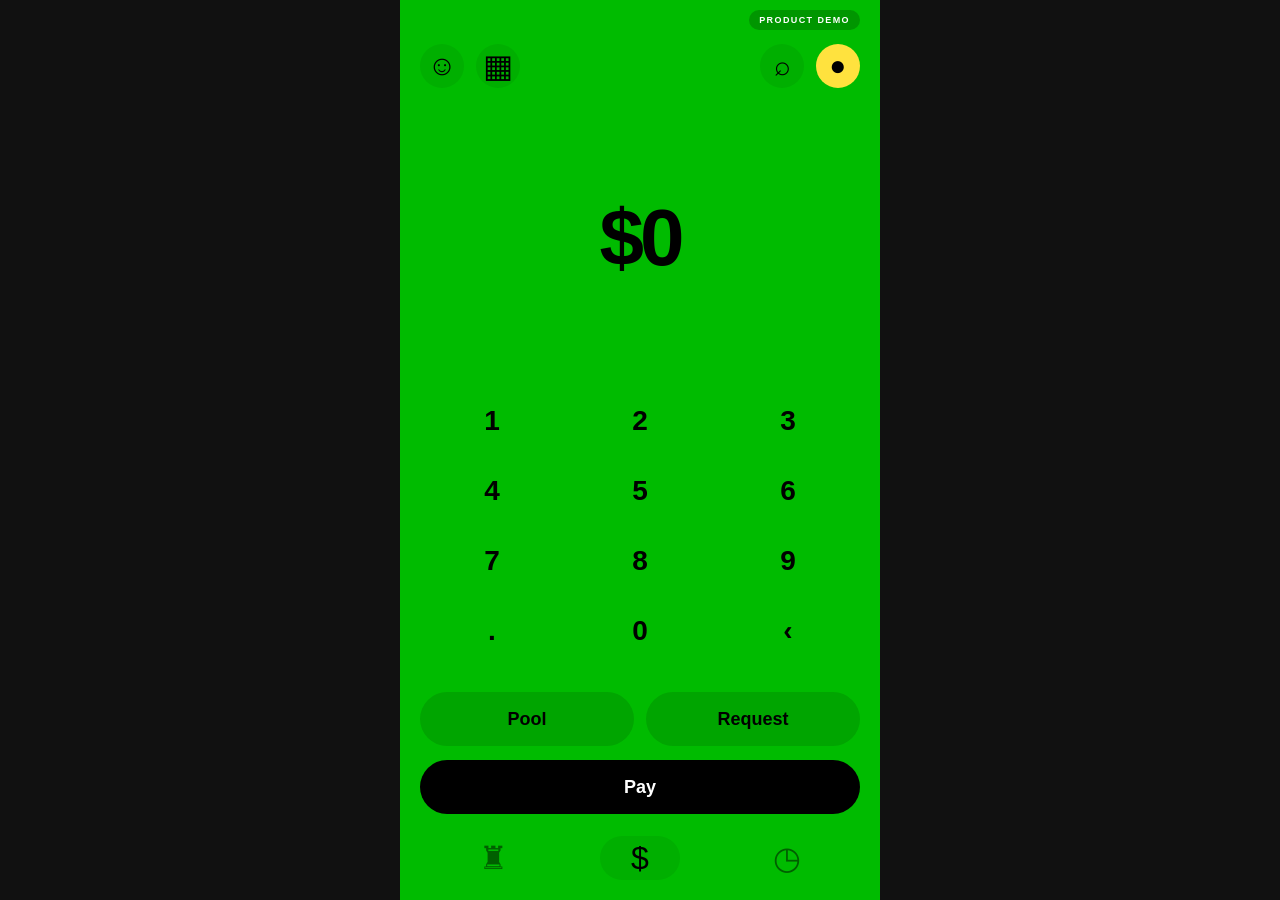
<file: index.html>
<!doctype html>
<html lang="en">
<head>
  <meta charset="utf-8">
  <meta name="viewport" content="width=device-width, initial-scale=1, viewport-fit=cover">
  <meta name="theme-color" content="#00bb00">
  <title>Cash Demo</title>
  <link rel="stylesheet" href="styles.css">
  <script src="config.js" defer></script>
  <script src="app.js" defer></script>
</head>
<body>
<main id="app">
  <div class="demo-badge">PRODUCT DEMO</div>
  <p id="message" role="status" hidden></p>
  <!-- SCREEN 1: green amount keypad -->
  <section id="screen-pay" class="screen green">
    <header class="toolbar"><button data-action="settings" aria-label="Demo settings" class="round">☺</button><button data-action="scan" aria-label="Scan code" class="round scan">▦</button><span class="spacer"></span><button data-action="recipient" aria-label="Search recipient" class="round">⌕</button><button data-action="settings" aria-label="Edit demo" class="round yellow">●</button></header>
    <output id="amount-display" aria-live="polite">$0</output>
    <div class="keypad" aria-label="Amount keypad"><button data-digit="1">1</button><button data-digit="2">2</button><button data-digit="3">3</button><button data-digit="4">4</button><button data-digit="5">5</button><button data-digit="6">6</button><button data-digit="7">7</button><button data-digit="8">8</button><button data-digit="9">9</button><button data-digit=".">.</button><button data-digit="0">0</button><button data-action="backspace" aria-label="Delete digit">‹</button></div>
    <div class="row"><button class="pill green-dark" data-action="pool">Pool</button><button class="pill green-dark" data-action="request">Request</button></div>
    <button class="pill black" data-action="pay">Pay</button>
    <nav aria-label="Main navigation"><button data-action="money" aria-label="Money">♜</button><button class="selected" data-action="home" aria-label="Pay">$</button><button data-action="activity" aria-label="Activity">◷</button></nav>
  </section>
  <!-- SCREEN 2: editable recipient search -->
  <section id="screen-recipient" class="screen dark" hidden>
    <button class="back" data-action="home" aria-label="Close">×</button>
    <h1><span class="action-label">Pay</span> <span class="amount-label"></span> <span class="muted">to</span></h1>
    <label class="sr-only" for="recipient-input">Recipient $cashtag</label><input id="recipient-input" class="search" placeholder="Name, $cashtag" autocomplete="off" maxlength="40">
    <button id="recipient-result" class="person" data-action="select-recipient" hidden><span class="avatar">A</span><span><strong id="result-name"></strong><small id="result-tag"></small></span><span class="chevron">›</span></button>
    <p class="hint">Enter any sample $cashtag for this demo.</p>
  </section>
  <!-- SCREEN 3: payment note -->
  <section id="screen-note" class="screen dark" hidden>
    <button class="back" data-action="recipient-back" aria-label="Back">←</button>
    <h1><span class="action-label">Pay</span> <span class="amount-label"></span> <span class="muted">to</span><br><span class="name-label"></span> <span class="muted">for</span></h1>
    <div class="note-row"><label class="sr-only" for="note-input">Payment note</label><input id="note-input" placeholder="Add a note" maxlength="200"><button class="pill white" data-action="review">Review</button></div>
  </section>
  <!-- SCREEN 4: review and custom cashtag artwork -->
  <section id="screen-review" class="screen dark" hidden>
    <button class="back" data-action="note" aria-label="Back">←</button><h2>Review</h2>
    <div class="review-content"><div class="review-amount amount-label"></div><p>To <strong class="name-label"></strong></p><p class="tag-label muted"></p><img id="review-artwork" alt="Custom cashtag artwork" hidden><p id="review-note"></p><button class="funding" data-action="funding"><span>Cash balance</span><span id="funding-balance"></span></button><p class="hint">Simulated payment · No money moves</p></div>
    <button id="confirm-payment" class="pill green" data-action="confirm">Pay</button>
  </section>
  <!-- SCREEN 5: requested failed-payment warning -->
  <section id="screen-failed" class="screen dark result-screen" hidden>
    <button class="back" data-action="review" aria-label="Back to review">×</button>
    <div class="result-content"><div class="warning-symbol" aria-hidden="true">!</div><h1>Send Payment Failed</h1><p class="failure-warning">You have never sent cash to <strong id="failed-recipient"></strong></p><p class="hint">Demo scenario · No money was sent</p></div>
    <button class="pill white" data-action="review">Back to review</button><button class="text-button" data-action="settings">Edit demo warning</button>
  </section>
  <!-- SCREEN 6: simulated completion -->
  <section id="screen-success" class="screen dark result-screen" hidden><div class="result-content"><div class="success-symbol">✓</div><h1 id="success-title">Demo payment complete</h1><p>Simulated · No money moved</p></div><button class="pill white" data-action="done">Done</button></section>
  <!-- SCREEN 7: sample balance -->
  <section id="screen-money" class="screen dark" hidden><header class="toolbar"><h2>Money</h2><span class="spacer"></span><button class="round yellow" data-action="settings" aria-label="Edit demo">●</button></header><div class="balance-panel"><p>Cash balance</p><div id="balance-display"></div><button class="pill charcoal" data-action="settings">Edit sample balance</button></div><div class="info-card">Cash App Green <span class="muted">Demo</span></div><div class="info-card">Savings <span class="muted">$0.00</span></div><button class="pill white bottom" data-action="home">Back to keypad</button></section>
  <!-- SCREEN 8: local simulated activity -->
  <section id="screen-activity" class="screen dark" hidden><button class="back" data-action="home" aria-label="Back">←</button><h1>Activity</h1><div id="activity-list"></div><button class="pill white bottom" data-action="home">Back to keypad</button></section>
  <!-- SCREEN 9: all editable demo data -->
  <section id="screen-settings" class="screen light" hidden>
    <button class="back" data-action="home" aria-label="Back">←</button><h1>Demo Settings</h1>
    <form id="settings-form">
      <label>Send amount<input name="amount" type="number" min="0" max="9999999.99" step="0.01" required></label>
      <label>Recipient display name<input name="recipientName" maxlength="50" required></label>
      <label>Recipient $cashtag<input name="recipientTag" maxlength="40" required></label>
      <label>Sample cash balance<input name="balance" type="number" min="0" max="99999999" step="0.01" required></label>
      <label>Payment result<select name="outcome"><option value="failed">Show Send Payment Failed</option><option value="success">Show simulated success</option></select></label>
      <label>Warning name (editable)<input name="warningName" maxlength="80" placeholder="Leave blank to use recipient $cashtag"></label>
      <p class="hint">Warning: “You have never sent cash to [warning name]”. Leave the name blank to follow the selected recipient.</p>
      <label>Custom cashtag image<input id="artwork-input" type="file" accept="image/png,image/jpeg,image/webp"></label><img id="settings-artwork" alt="Your uploaded design" hidden><button type="button" class="text-button" data-action="remove-artwork">Remove image</button>
      <p class="hint">Image appears on the review screen. Files stay in this browser; nothing is uploaded.</p>
      <button class="pill black" type="submit">Save and open keypad</button><button class="pill charcoal" type="button" data-action="preview-failure">Preview failed screen</button><button class="text-button danger" type="button" data-action="reset">Reset demo</button>
    </form>
  </section>
</main>
</body>
</html>
</file>
<file: styles.css>
:root{--green:#00bb00;--green-dark:#00a500;--black:#000;--surface:#191919;--muted:#929292;--yellow:#ffe23e;--blue:#4365ff;--radius:999px;--page-padding:20px;font-family:-apple-system,BlinkMacSystemFont,"Segoe UI",Arial,sans-serif;color-scheme:dark}
*{box-sizing:border-box}body{margin:0;background:#111}button,input,select{font:inherit}button{cursor:pointer;border:0;color:inherit;background:none;min-height:44px}button:focus-visible,input:focus-visible,select:focus-visible{outline:3px solid var(--blue);outline-offset:3px}[hidden]{display:none!important}#app{width:100%;max-width:480px;margin:auto;position:relative;min-height:100dvh;background:var(--black)}.screen{min-height:100dvh;padding:44px var(--page-padding) max(20px,env(safe-area-inset-bottom));display:flex;flex-direction:column;gap:16px}.green{background:var(--green);color:#000}.dark{background:#000;color:#fff}.light{background:#fff;color:#111;color-scheme:light}.demo-badge{position:absolute;right:20px;top:10px;z-index:3;border-radius:99px;background:#0003;color:#fff;font-size:9px;font-weight:700;letter-spacing:1.4px;padding:5px 10px;pointer-events:none}#message{position:fixed;z-index:5;top:12px;left:50%;transform:translateX(-50%);background:#fff;color:#111;padding:16px;border:2px solid #333;border-radius:16px;width:min(90%,420px);box-shadow:0 4px 24px #0005}.toolbar,.row,.note-row{display:flex;align-items:center;gap:12px}.spacer{flex:1}.round{width:44px;height:44px;border-radius:50%;background:#0001;font-size:28px;display:grid;place-items:center}.yellow{background:var(--yellow);color:#000}.scan{font-size:32px}.pill{border-radius:var(--radius);min-height:54px;padding:14px 22px;font-weight:650;font-size:18px;text-align:center;width:100%}.black{background:#000;color:#fff}.white{background:#fff;color:#000}.charcoal{background:var(--surface);color:#fff}.green-dark{background:var(--green-dark);color:#000}.row>*{flex:1}#screen-pay{height:100dvh;min-height:630px;gap:14px}#amount-display{display:flex;align-items:center;justify-content:center;flex:1;min-height:90px;font-size:clamp(46px,18vw,80px);font-weight:700;letter-spacing:-4px;overflow-wrap:anywhere}.keypad{display:grid;grid-template-columns:repeat(3,1fr);gap:4px;margin-bottom:14px}.keypad button{height:clamp(44px,7.5dvh,66px);font-size:28px;font-weight:600;border-radius:40px}.keypad button:active{background:#0002}nav{display:flex;justify-content:space-around;padding-top:8px}nav button{width:80px;border-radius:60px;font-size:32px;color:#005f00}nav .selected{background:#0001;color:#000}.back{font-size:34px;width:44px;align-self:flex-start;line-height:1}h1{font-size:36px;line-height:1.15;letter-spacing:-1.2px;margin:12px 0 22px;overflow-wrap:anywhere}h2{font-size:24px;margin:0}.muted,.hint{color:var(--muted)}.hint{font-size:13px;line-height:1.5}.search,input,select{border:0;border-radius:16px;padding:17px;background:var(--surface);color:inherit;min-width:0;width:100%;font-size:16px}.person{display:flex;gap:16px;align-items:center;text-align:left;padding:16px 0}.person strong,.person small{display:block;overflow-wrap:anywhere}.person small{color:var(--muted);margin-top:6px}.avatar{border-radius:50%;background:var(--blue);min-width:48px;height:48px;display:grid;place-items:center;font-weight:700;font-size:22px}.chevron{margin-left:auto;font-size:30px}.note-row{margin-top:auto}.note-row input{background:transparent;padding-left:0}.note-row button{width:auto}.review-content{flex:1;display:flex;flex-direction:column;align-items:center;justify-content:center;text-align:center;gap:8px;padding:18px 0}.review-content p{margin:6px 0;overflow-wrap:anywhere;max-width:100%}.review-amount{font-size:clamp(36px,13vw,64px);font-weight:700;overflow-wrap:anywhere;max-width:100%}#review-artwork,#settings-artwork{width:100%;max-height:220px;object-fit:contain;border-radius:16px}.funding{margin-top:24px;padding:20px;background:var(--surface);border-radius:18px;display:flex;justify-content:space-between;width:100%;gap:12px}.result-content{flex:1;display:flex;flex-direction:column;justify-content:center;align-items:center;text-align:center;padding:32px 0;gap:12px}.result-content h1{margin:16px 0;font-size:32px}.warning-symbol,.success-symbol{width:84px;height:84px;border-radius:50%;display:grid;place-items:center;font-size:52px;font-weight:700}.warning-symbol{background:var(--yellow);color:#000}.success-symbol{background:var(--green);color:#000}.failure-warning{font-size:22px;line-height:1.4;overflow-wrap:anywhere;margin:10px 0}.text-button{font-size:15px;text-decoration:underline;padding:12px;width:100%}.danger{color:#b3261e}.balance-panel{padding:24px 0}.balance-panel p{font-size:20px}#balance-display{font-size:54px;font-weight:700;margin-bottom:28px;overflow-wrap:anywhere}.info-card{padding:28px 20px;background:var(--surface);border-radius:24px;display:flex;justify-content:space-between}.bottom{margin-top:auto}form{display:flex;flex-direction:column;gap:20px}form label{display:flex;flex-direction:column;gap:8px;font-size:14px;font-weight:650}form input,form select{background:#f0f0f0;color:#111}form .hint{color:#666;margin:0}.activity-item{border-bottom:1px solid #333;padding:18px 0;overflow-wrap:anywhere}.activity-item strong{display:block}.activity-item small{color:var(--muted)}.sr-only{position:absolute;width:1px;height:1px;padding:0;overflow:hidden;clip:rect(0,0,0,0);white-space:nowrap}@media(max-height:720px){.screen{padding-top:36px}#screen-pay{gap:10px}.keypad{margin-bottom:4px}.pill{min-height:48px;padding:12px 20px}.keypad button{height:44px}}
</file>
